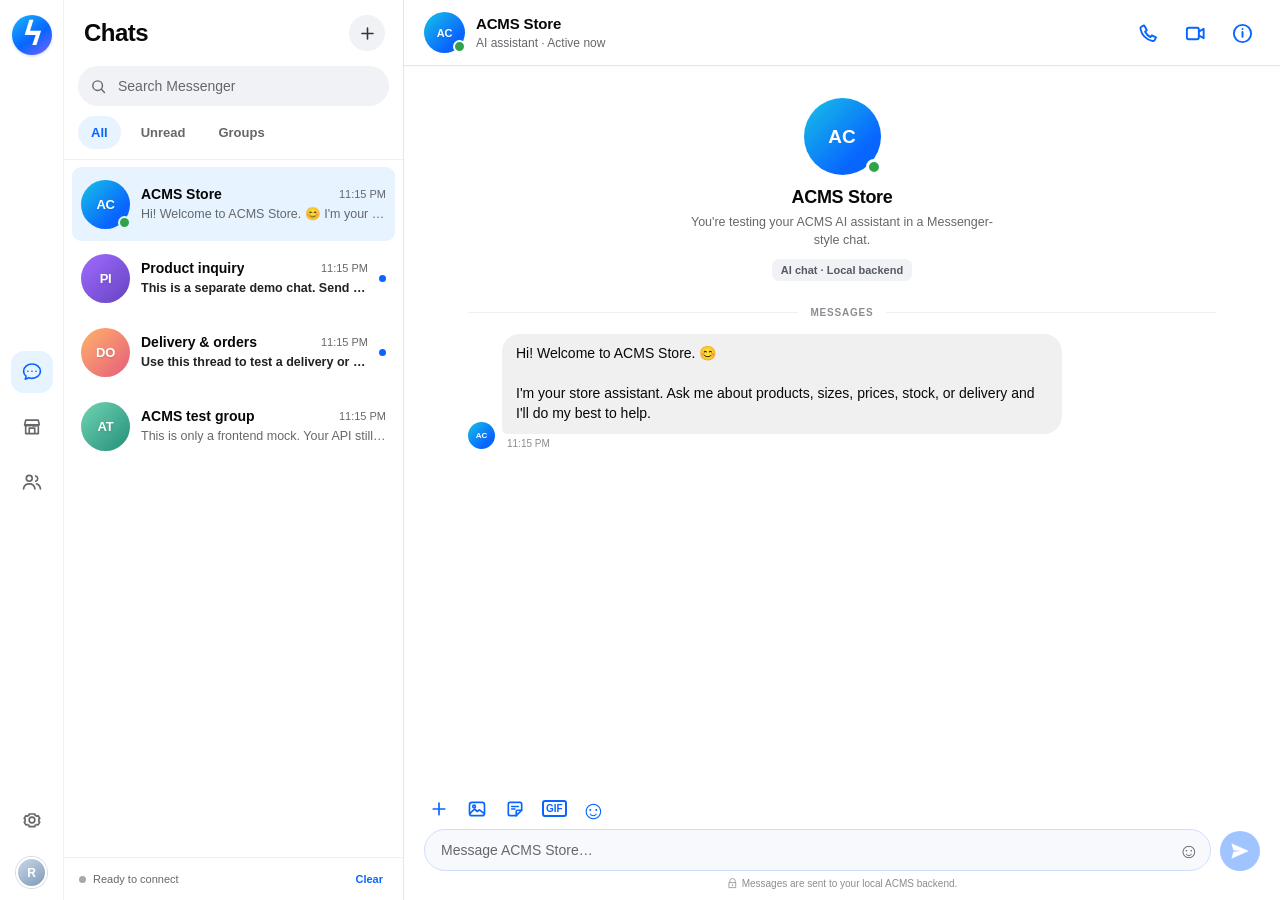
<file: messanger_demo/index.html>
<!doctype html>
<html lang="en">
<head>
  <meta charset="utf-8">
  <meta name="viewport" content="width=device-width, initial-scale=1">
  <meta name="theme-color" content="#ffffff">
  <title>ACMS Messenger Demo</title>
  <link rel="stylesheet" href="style.css">
</head>
<body>
  <main class="app-shell" id="appShell">
    <nav class="nav-rail" aria-label="Main navigation">
      <button class="brand-mark" type="button" aria-label="ACMS home" title="ACMS">
        <span class="brand-bolt">ϟ</span>
      </button>
      <div class="nav-rail-spacer"></div>
      <button class="rail-button active" type="button" aria-label="Chats" title="Chats">
        <svg viewBox="0 0 24 24" aria-hidden="true"><path d="M12 3.3c-5.1 0-9.2 3.5-9.2 7.8 0 2.1 1 4 2.7 5.4l-.8 3.4 3.8-1.7c1.1.4 2.3.7 3.5.7 5.1 0 9.2-3.5 9.2-7.8s-4.1-7.8-9.2-7.8Z"/><path class="icon-cutout" d="M7.5 11.2h.1m4.3 0h.1m4.3 0h.1"/></svg>
      </button>
      <button class="rail-button" type="button" aria-label="Marketplace demo" title="Marketplace demo" data-toast="Marketplace is outside this chat demo.">
        <svg viewBox="0 0 24 24" aria-hidden="true"><path d="M4 9.5h16l-1.2-5H5.2L4 9.5Z"/><path d="M5.1 9.5v9.8h13.8V9.5M9 19.3v-6h6v6"/><path d="M4.2 9.5c0 1.5 2.7 1.7 3.1 0 .4 1.7 3.3 1.7 3.7 0 .4 1.7 3.3 1.7 3.7 0 .4 1.7 3.1 1.5 3.1 0"/></svg>
      </button>
      <button class="rail-button" type="button" aria-label="People demo" title="People demo" data-toast="People is outside this chat demo.">
        <svg viewBox="0 0 24 24" aria-hidden="true"><circle cx="9" cy="8" r="3.2"/><path d="M2.8 19.5c.4-3.6 2.5-5.5 6.2-5.5s5.8 1.9 6.2 5.5M16 5.4a3 3 0 0 1 0 5.8m1 2.9c2.5.6 3.8 2.3 4.2 5.4"/></svg>
      </button>
      <div class="nav-rail-spacer"></div>
      <button class="rail-button bottom-rail-button" type="button" aria-label="Settings" title="Settings" data-toast="Settings are not connected in this mockup.">
        <svg viewBox="0 0 24 24" aria-hidden="true"><circle cx="12" cy="12" r="3.1"/><path d="m19.4 13.5 1.1.8-1.8 3.1-1.3-.6a7.8 7.8 0 0 1-2 .9l-.2 1.5H8.8l-.2-1.5a7.8 7.8 0 0 1-2-.9l-1.3.6-1.8-3.1 1.1-.8a7.3 7.3 0 0 1 0-2.3l-1.1-.8 1.8-3.1 1.3.6a7.8 7.8 0 0 1 2-.9l.2-1.5h6.4l.2 1.5a7.8 7.8 0 0 1 2 .9l1.3-.6 1.8 3.1-1.1.8a7.3 7.3 0 0 1 0 2.3Z"/></svg>
      </button>
      <div class="my-avatar" aria-label="Your profile">R</div>
    </nav>

    <aside class="chat-sidebar" id="chatSidebar" aria-label="Chats list">
      <div class="sidebar-topline">
        <h1>Chats</h1>
        <button class="round-action" id="newChatButton" type="button" title="New chat" aria-label="New chat">
          <svg viewBox="0 0 24 24" aria-hidden="true"><path d="M12 5v14M5 12h14"/></svg>
        </button>
      </div>
      <label class="search-box">
        <svg viewBox="0 0 24 24" aria-hidden="true"><circle cx="10.8" cy="10.8" r="6.8"/><path d="m16 16 4.4 4.4"/></svg>
        <input id="searchInput" type="search" placeholder="Search Messenger" autocomplete="off" aria-label="Search chats">
      </label>
      <div class="filter-tabs" aria-label="Chat filters">
        <button class="filter-tab selected" type="button" data-filter="all">All</button>
        <button class="filter-tab" type="button" data-filter="unread">Unread</button>
        <button class="filter-tab" type="button" data-filter="groups">Groups</button>
      </div>
      <div class="chat-list" id="chatList" role="listbox" aria-label="Recent conversations"></div>
      <div class="sidebar-footer">
        <span class="connection-dot unknown" id="connectionDot"></span>
        <span id="connectionLabel">Ready to connect</span>
        <button class="text-icon-button" id="clearChatButton" type="button" title="Clear current conversation">Clear</button>
      </div>
    </aside>

    <section class="conversation" aria-label="Conversation">
      <header class="conversation-header">
        <button class="mobile-back" id="mobileBackButton" type="button" aria-label="Back to chats">
          <svg viewBox="0 0 24 24" aria-hidden="true"><path d="m15 5-7 7 7 7"/></svg>
        </button>
        <div class="header-person">
          <div class="avatar avatar-store" id="headerAvatar"><span>AC</span><i class="online-dot"></i></div>
          <div class="header-person-copy">
            <h2 id="headerName">ACMS Store</h2>
            <p id="headerStatus">AI assistant · Active now</p>
          </div>
        </div>
        <div class="header-actions">
          <button class="header-action" type="button" aria-label="Voice call" title="Voice call (demo)" data-toast="Voice calls are not part of this text-chat demo.">
            <svg viewBox="0 0 24 24" aria-hidden="true"><path d="M7.3 3.6 4.7 4.8c-.9.4-1.3 1.4-1.1 2.4 1.4 6.3 6.3 11.2 12.6 12.6 1 .2 2-.2 2.4-1.1l1.2-2.6-4.3-2.2-1.5 1.8a13.6 13.6 0 0 1-5.6-5.6l1.8-1.5-2.2-4.3Z"/></svg>
          </button>
          <button class="header-action" type="button" aria-label="Video call" title="Video call (demo)" data-toast="Video calls are not part of this text-chat demo.">
            <svg viewBox="0 0 24 24" aria-hidden="true"><rect x="3" y="6" width="12.5" height="12" rx="2"/><path d="m15.5 10 5-3v10l-5-3"/></svg>
          </button>
          <button class="header-action info-action" id="infoButton" type="button" aria-label="Conversation information" title="Conversation information">
            <svg viewBox="0 0 24 24" aria-hidden="true"><circle cx="12" cy="12" r="9"/><path d="M12 10.5v5M12 7.3h.01"/></svg>
          </button>
        </div>
      </header>

      <div class="messages-wrap" id="messagesWrap">
        <div class="conversation-intro" id="conversationIntro">
          <div class="large-avatar avatar-store"><span>AC</span><i class="online-dot"></i></div>
          <h3>ACMS Store</h3>
          <p>You're testing your ACMS AI assistant in a Messenger-style chat.</p>
          <span class="profile-pill">AI chat · Local backend</span>
        </div>
        <div class="date-divider"><span>MESSAGES</span></div>
        <div class="message-list" id="messageList" aria-live="polite" aria-relevant="additions text"></div>
        <div class="typing-row hidden" id="typingRow" aria-label="ACMS is typing">
          <div class="mini-avatar avatar-store"><span>AC</span></div>
          <div class="typing-bubble"><i></i><i></i><i></i></div>
          <span class="typing-label">Typing</span>
        </div>
      </div>

      <div class="composer-area">
        <div class="composer-toolbar">
          <button class="composer-tool" type="button" aria-label="Attach a file" title="Attach file" data-toast="This endpoint accepts text only. File uploads are not connected.">
            <svg viewBox="0 0 24 24" aria-hidden="true"><path d="M12 5v14M5 12h14"/></svg>
          </button>
          <button class="composer-tool" type="button" aria-label="Send a photo" title="Photo" data-toast="Photo uploads are not connected. Your /chat endpoint accepts a message string.">
            <svg viewBox="0 0 24 24" aria-hidden="true"><rect x="3" y="4" width="18" height="16" rx="3"/><circle cx="8.5" cy="9" r="1.6"/><path d="m4 17 5-5 3.5 3 2.5-2 5 4"/></svg>
          </button>
          <button class="composer-tool" type="button" aria-label="Choose a sticker" title="Stickers" data-toast="Stickers are visual-only in this mockup.">
            <svg viewBox="0 0 24 24" aria-hidden="true"><path d="M20 13.5V6a2 2 0 0 0-2-2H6a2 2 0 0 0-2 2v12a2 2 0 0 0 2 2h7.5L20 13.5Z"/><path d="M13.5 20V15a1.5 1.5 0 0 1 1.5-1.5h5M8 9h8M8 12h4"/></svg>
          </button>
          <button class="composer-tool" type="button" aria-label="GIF" title="GIF" data-toast="GIF search is not connected in this mockup."><span class="gif-label">GIF</span></button>
          <button class="composer-tool" id="emojiButton" type="button" aria-label="Add emoji" title="Add emoji"><span class="emoji-face">☺</span></button>
        </div>
        <form class="composer" id="messageForm">
          <label class="message-input-wrap" for="messageInput">
            <textarea id="messageInput" rows="1" maxlength="4000" placeholder="Message ACMS Store…" aria-label="Type a message"></textarea>
            <button class="input-emoji" id="inputEmojiButton" type="button" aria-label="Insert smile emoji" title="Insert emoji">☺</button>
          </label>
          <button class="send-button" id="sendButton" type="submit" aria-label="Send message" title="Send message" disabled>
            <svg viewBox="0 0 24 24" aria-hidden="true"><path d="m3 20 18-8L3 4l2 7 9 1-9 1-2 7Z"/></svg>
          </button>
        </form>
        <p class="composer-footnote"><svg viewBox="0 0 24 24" aria-hidden="true"><path d="M6 10V7a6 6 0 0 1 12 0v3M5 10h14v11H5z"/><path d="M12 14v3"/></svg> Messages are sent to your local ACMS backend.</p>
      </div>
    </section>

    <aside class="details-panel hidden" id="detailsPanel" aria-label="Conversation details">
      <div class="details-heading"><h3>Details</h3><button class="round-action" id="closeDetailsButton" type="button" aria-label="Close details">×</button></div>
      <div class="details-profile"><div class="large-avatar avatar-store"><span>AC</span><i class="online-dot"></i></div><h3 id="detailsName">ACMS Store</h3><p>AI assistant · Local demo</p></div>
      <div class="details-section"><h4>Conversation info</h4><p>Messages are sent as JSON to <code>POST /chat</code>.</p><p>The API currently receives only the latest message text.</p></div>
      <div class="details-section"><h4>Backend status</h4><p id="detailsBackendStatus">Not checked yet. Send a message to test the connection.</p></div>
    </aside>
  </main>
  <div class="toast" id="toast" role="status" aria-live="polite"></div>
  <script src="script.js"></script>
</body>
</html>
</file>
<file: messanger_demo/style.css>
:root {
  color-scheme: light;
  --messenger-blue: #0866ff;
  --messenger-blue-hover: #0759df;
  --text: #080809;
  --muted: #65676b;
  --line: #e4e6eb;
  --soft: #f0f2f5;
  --panel: #ffffff;
  --sidebar-width: 340px;
  --rail-width: 64px;
  font-family: Inter, -apple-system, BlinkMacSystemFont, "Segoe UI", Helvetica, Arial, sans-serif;
}

* { box-sizing: border-box; }
html, body { height: 100%; margin: 0; }
body { color: var(--text); background: #fff; overflow: hidden; }
button, input, textarea { font: inherit; }
button { -webkit-tap-highlight-color: transparent; }
button:focus-visible, input:focus-visible, textarea:focus-visible { outline: 2px solid #6ea8ff; outline-offset: 2px; }

.app-shell { display: flex; width: 100%; height: 100dvh; min-height: 420px; background: var(--panel); }
.nav-rail { width: var(--rail-width); flex: 0 0 var(--rail-width); display: flex; flex-direction: column; align-items: center; gap: 13px; padding: 15px 0 12px; border-right: 1px solid #f0f0f0; background: #fff; z-index: 2; }
.brand-mark { width: 40px; height: 40px; border: 0; border-radius: 50%; cursor: pointer; color: #fff; background: linear-gradient(145deg, #19b7ff, #0866ff 55%, #7b61ff); box-shadow: 0 1px 3px #0866ff3b; display: grid; place-items: center; }
.brand-bolt { font-family: Arial, sans-serif; font-size: 31px; font-weight: 800; line-height: 1; transform: translateY(-1px); }
.nav-rail-spacer { flex: 1; min-height: 16px; }
.rail-button { height: 42px; width: 42px; display: grid; place-items: center; border: 0; border-radius: 13px; background: transparent; color: #65676b; cursor: pointer; position: relative; transition: background .15s ease, color .15s ease; }
.rail-button:hover { background: #f0f2f5; color: #1c1e21; }
.rail-button.active { background: #e7f3ff; color: var(--messenger-blue); }
.rail-button svg { width: 22px; height: 22px; fill: none; stroke: currentColor; stroke-width: 1.8; stroke-linecap: round; stroke-linejoin: round; }
.rail-button:first-of-type svg { fill: currentColor; stroke: currentColor; }
.rail-button:first-of-type .icon-cutout { fill: none; stroke: #e7f3ff; stroke-width: 2.5; }
.my-avatar { width: 31px; height: 31px; display: grid; place-items: center; background: linear-gradient(145deg, #c8d7e9, #7e9ab8); color: #fff; border: 2px solid white; border-radius: 50%; font-size: 12px; font-weight: 700; box-shadow: 0 0 0 1px #d7dbe1; margin-top: 3px; }

.chat-sidebar { width: var(--sidebar-width); flex: 0 0 var(--sidebar-width); min-width: 0; display: flex; flex-direction: column; background: #fff; border-right: 1px solid var(--line); }
.sidebar-topline { height: 66px; display: flex; align-items: center; justify-content: space-between; padding: 0 18px 0 20px; }
.sidebar-topline h1 { font-size: 24px; letter-spacing: -.55px; font-weight: 750; margin: 0; }
.round-action { border: 0; width: 36px; height: 36px; border-radius: 50%; background: var(--soft); color: #34363a; display: grid; place-items: center; cursor: pointer; font-size: 23px; line-height: 1; transition: background .15s ease; }
.round-action:hover { background: #e4e6eb; }
.round-action svg { width: 19px; height: 19px; fill: none; stroke: currentColor; stroke-width: 2; stroke-linecap: round; }
.search-box { height: 40px; margin: 0 14px 10px; padding: 0 12px; display: flex; align-items: center; gap: 9px; background: var(--soft); border-radius: 21px; color: #65676b; }
.search-box svg { width: 17px; height: 17px; flex: 0 0 auto; fill: none; stroke: currentColor; stroke-width: 2; stroke-linecap: round; }
.search-box input { width: 100%; border: 0; outline: 0; background: transparent; color: var(--text); font-size: 14px; min-width: 0; }
.search-box input::placeholder { color: #65676b; }
.search-box:focus-within { box-shadow: 0 0 0 2px #cfe2ff; }
.filter-tabs { display: flex; align-items: center; gap: 7px; padding: 0 14px 10px; border-bottom: 1px solid #f0f0f0; }
.filter-tab { border: 0; border-radius: 18px; height: 33px; padding: 0 13px; color: #65676b; background: transparent; font-size: 13px; font-weight: 600; cursor: pointer; }
.filter-tab:hover { background: #f5f6f7; }
.filter-tab.selected { color: var(--messenger-blue); background: #e7f3ff; }
.chat-list { flex: 1; overflow-y: auto; padding: 7px 8px 10px; }
.chat-row { display: flex; align-items: center; width: 100%; min-height: 74px; padding: 10px 9px; gap: 11px; border: 0; border-radius: 9px; text-align: left; background: transparent; cursor: pointer; color: inherit; }
.chat-row:hover { background: #f5f6f7; }
.chat-row.active { background: #e7f3ff; }
.avatar { width: 49px; height: 49px; flex: 0 0 49px; border-radius: 50%; display: grid; place-items: center; position: relative; overflow: visible; color: white; font-weight: 750; font-size: 13px; letter-spacing: -.3px; }
.avatar-store { background: linear-gradient(135deg, #17c3e6, #0866ff 72%); }
.avatar-purple { background: linear-gradient(135deg, #a06bff, #6543c1); }
.avatar-coral { background: linear-gradient(135deg, #ffb36b, #e65c7b); }
.avatar-green { background: linear-gradient(135deg, #70d5b2, #238e79); }
.avatar-photo { background: linear-gradient(135deg, #dfb3a0, #946d72); }
.avatar-initial { background: linear-gradient(135deg, #9fb4cf, #647e9e); }
.avatar span { text-shadow: 0 1px 2px #0002; }
.online-dot { position: absolute; right: -1px; bottom: 0; width: 13px; height: 13px; border: 2px solid #fff; background: #31a24c; border-radius: 50%; }
.chat-row.active .online-dot { border-color: #e7f3ff; }
.chat-row-copy { min-width: 0; flex: 1; display: flex; flex-direction: column; gap: 4px; }
.chat-row-top { display: flex; align-items: center; justify-content: space-between; gap: 6px; }
.chat-row-name { font-size: 14px; font-weight: 650; overflow: hidden; white-space: nowrap; text-overflow: ellipsis; }
.chat-row-time { color: #65676b; font-size: 11px; white-space: nowrap; }
.chat-row-preview { max-width: 100%; color: #65676b; font-size: 12.5px; line-height: 1.35; overflow: hidden; white-space: nowrap; text-overflow: ellipsis; }
.chat-row.active .chat-row-name { color: #050505; }
.chat-row.unread .chat-row-name { font-weight: 750; }
.chat-row.unread .chat-row-preview { color: #222; font-weight: 600; }
.unread-dot { width: 7px; height: 7px; flex: 0 0 7px; border-radius: 50%; background: var(--messenger-blue); }
.no-search-results { color: #65676b; font-size: 13px; line-height: 1.5; padding: 25px 15px; text-align: center; }
.sidebar-footer { min-height: 43px; padding: 0 15px; border-top: 1px solid #f0f0f0; display: flex; align-items: center; gap: 7px; color: #65676b; font-size: 11px; }
.connection-dot { width: 7px; height: 7px; flex: 0 0 7px; border-radius: 50%; background: #31a24c; }
.connection-dot.offline { background: #e74c3c; }
.connection-dot.unknown { background: #a6a8ab; }
.text-icon-button { margin-left: auto; border: 0; color: var(--messenger-blue); background: transparent; font-size: 11px; font-weight: 650; cursor: pointer; padding: 5px; }
.text-icon-button:hover { text-decoration: underline; }

.conversation { flex: 1 1 auto; min-width: 0; display: flex; flex-direction: column; background: #fff; position: relative; }
.conversation-header { height: 66px; flex: 0 0 66px; padding: 0 20px; border-bottom: 1px solid #e4e6eb; display: flex; align-items: center; justify-content: space-between; background: #fff; z-index: 1; box-shadow: 0 1px 2px #00000005; }
.header-person { display: flex; align-items: center; gap: 11px; min-width: 0; }
.header-person .avatar { width: 41px; height: 41px; flex-basis: 41px; font-size: 11px; }
.header-person-copy { min-width: 0; }
.header-person-copy h2 { margin: 0 0 4px; font-size: 15px; letter-spacing: -.15px; font-weight: 700; white-space: nowrap; overflow: hidden; text-overflow: ellipsis; }
.header-person-copy p { margin: 0; color: #65676b; font-size: 12px; white-space: nowrap; }
.header-actions { display: flex; align-items: center; gap: 11px; margin-left: 15px; }
.header-action { border: 0; width: 36px; height: 36px; padding: 7px; display: grid; place-items: center; border-radius: 50%; color: var(--messenger-blue); background: transparent; cursor: pointer; }
.header-action:hover { background: #f0f2f5; }
.header-action svg { width: 23px; height: 23px; fill: none; stroke: currentColor; stroke-width: 2; stroke-linecap: round; stroke-linejoin: round; }
.mobile-back { display: none; border: 0; background: transparent; color: var(--messenger-blue); padding: 4px; cursor: pointer; }
.mobile-back svg { width: 23px; height: 23px; fill: none; stroke: currentColor; stroke-width: 2.3; stroke-linecap: round; stroke-linejoin: round; }

.messages-wrap { flex: 1 1 auto; min-height: 0; overflow-y: auto; display: flex; flex-direction: column; padding: 24px clamp(18px, 5vw, 70px) 15px; scroll-behavior: smooth; }
.conversation-intro { display: flex; flex-direction: column; align-items: center; text-align: center; padding: 8px 15px 26px; }
.large-avatar { width: 77px; height: 77px; flex: 0 0 77px; border-radius: 50%; position: relative; display: grid; place-items: center; color: #fff; font-weight: 800; font-size: 19px; background: linear-gradient(135deg, #17c3e6, #0866ff 72%); }
.large-avatar .online-dot { width: 16px; height: 16px; border-width: 3px; }
.conversation-intro h3 { margin: 12px 0 5px; font-size: 18px; font-weight: 750; letter-spacing: -.3px; }
.conversation-intro p { margin: 0; max-width: 320px; color: #65676b; line-height: 1.45; font-size: 12.5px; }
.profile-pill { margin-top: 10px; padding: 5px 9px; border-radius: 7px; background: #f0f2f5; color: #565960; font-size: 11px; font-weight: 600; }
.date-divider { display: flex; align-items: center; gap: 12px; margin: 0 0 16px; color: #8a8d91; font-size: 10px; font-weight: 700; letter-spacing: .8px; }
.date-divider::before, .date-divider::after { content: ""; height: 1px; background: #eff0f2; flex: 1; }
.message-list { display: flex; flex-direction: column; gap: 7px; }
.message-row { display: flex; align-items: flex-end; gap: 7px; width: 100%; animation: message-in .18s ease-out; }
.message-row.user { justify-content: flex-end; }
.message-row.assistant { justify-content: flex-start; }
.message-row.system { justify-content: center; }
.message-row.error { justify-content: flex-start; }
.mini-avatar { width: 27px; height: 27px; flex: 0 0 27px; border-radius: 50%; display: grid; place-items: center; color: #fff; font-size: 8px; font-weight: 800; background: linear-gradient(135deg, #17c3e6, #0866ff 72%); }
.message-content { min-width: 0; max-width: min(76%, 560px); display: flex; flex-direction: column; gap: 4px; }
.message-row.user .message-content { align-items: flex-end; }
.message-bubble { min-width: 0; padding: 10px 14px; border-radius: 18px; font-size: 14px; line-height: 1.42; overflow-wrap: anywhere; white-space: pre-wrap; }
.message-row.assistant .message-bubble { background: #f0f0f0; color: #080809; border-bottom-left-radius: 5px; }
.message-row.user .message-bubble { background: var(--messenger-blue); color: #fff; border-bottom-right-radius: 5px; }
.message-row.error .message-bubble { background: #fff0f0; color: #a32424; border: 1px solid #ffd4d4; border-bottom-left-radius: 5px; }
.message-row.system .message-bubble { padding: 6px 10px; color: #65676b; background: #f7f7f8; font-size: 11px; border-radius: 9px; }
.message-meta { color: #8a8d91; font-size: 10px; padding: 0 5px; }
.message-row.user .message-meta { text-align: right; }
.typing-row { display: flex; align-items: center; gap: 8px; padding-top: 11px; }
.typing-bubble { height: 32px; min-width: 52px; border-radius: 18px; border-bottom-left-radius: 5px; background: #f0f0f0; display: flex; align-items: center; justify-content: center; gap: 4px; padding: 0 12px; }
.typing-bubble i { display: block; width: 5px; height: 5px; border-radius: 50%; background: #85878b; animation: typing-bounce 1s infinite ease-in-out; }
.typing-bubble i:nth-child(2) { animation-delay: .12s; }
.typing-bubble i:nth-child(3) { animation-delay: .24s; }
.typing-label { color: #8a8d91; font-size: 10px; }
.hidden { display: none !important; }

.composer-area { padding: 6px 20px 11px; background: #fff; flex: 0 0 auto; }
.composer-toolbar { max-width: 900px; margin: 0 auto 6px; display: flex; align-items: center; gap: 9px; }
.composer-tool { width: 29px; height: 29px; padding: 4px; border: 0; border-radius: 50%; color: var(--messenger-blue); background: transparent; cursor: pointer; display: grid; place-items: center; }
.composer-tool:hover { background: #f0f2f5; }
.composer-tool svg { width: 20px; height: 20px; stroke: currentColor; fill: none; stroke-width: 2; stroke-linecap: round; stroke-linejoin: round; }
.gif-label { font-size: 10px; font-weight: 800; border: 2px solid currentColor; border-radius: 3px; padding: 0 2px; line-height: 13px; }
.emoji-face { font-family: Arial, sans-serif; font-size: 26px; line-height: 1; font-weight: 500; transform: translateY(-1px); }
.composer { display: flex; align-items: flex-end; gap: 9px; max-width: 900px; margin: 0 auto; }
.message-input-wrap { display: flex; align-items: flex-end; min-width: 0; flex: 1; background: #f0f2f5; border-radius: 22px; padding: 8px 8px 8px 16px; border: 1px solid transparent; transition: border-color .15s ease, background .15s ease; }
.message-input-wrap:focus-within { border-color: #cfe0ff; background: #f7f9fc; }
.message-input-wrap textarea { display: block; width: 100%; max-height: 130px; min-height: 20px; resize: none; outline: 0; border: 0; padding: 2px 0; color: #080809; background: transparent; line-height: 1.35; font-size: 14px; overflow-y: auto; }
.message-input-wrap textarea::placeholder { color: #65676b; }
.input-emoji { height: 24px; width: 26px; flex: 0 0 26px; border: 0; padding: 0; background: transparent; color: #65676b; font-size: 21px; line-height: 1; cursor: pointer; }
.input-emoji:hover { color: var(--messenger-blue); }
.send-button { width: 40px; height: 40px; flex: 0 0 40px; border: 0; border-radius: 50%; color: white; background: var(--messenger-blue); display: grid; place-items: center; cursor: pointer; transition: background .15s, opacity .15s, transform .15s; }
.send-button:hover:not(:disabled) { background: var(--messenger-blue-hover); transform: translateY(-1px); }
.send-button:disabled { cursor: default; opacity: .38; }
.send-button svg { width: 22px; height: 22px; fill: currentColor; stroke: currentColor; stroke-width: .5; stroke-linejoin: round; }
.composer-footnote { max-width: 900px; margin: 7px auto 0; display: flex; align-items: center; justify-content: center; gap: 4px; color: #8a8d91; font-size: 10px; }
.composer-footnote svg { width: 11px; height: 11px; fill: none; stroke: currentColor; stroke-width: 1.7; stroke-linecap: round; stroke-linejoin: round; }

.details-panel { width: 285px; flex: 0 0 285px; border-left: 1px solid var(--line); display: flex; flex-direction: column; background: white; overflow-y: auto; }
.details-heading { height: 66px; flex: 0 0 66px; padding: 0 14px 0 19px; display: flex; align-items: center; justify-content: space-between; border-bottom: 1px solid #e4e6eb; }
.details-heading h3 { font-size: 16px; margin: 0; }
.details-profile { display: flex; align-items: center; flex-direction: column; padding: 25px 15px 24px; text-align: center; border-bottom: 1px solid #f0f0f0; }
.details-profile .large-avatar { width: 63px; height: 63px; flex-basis: 63px; font-size: 15px; }
.details-profile h3 { margin: 11px 0 4px; font-size: 15px; }
.details-profile p { margin: 0; font-size: 12px; color: #65676b; }
.details-section { padding: 18px 18px; border-bottom: 1px solid #f0f0f0; }
.details-section h4 { margin: 0 0 9px; font-size: 13px; }
.details-section p { margin: 0 0 9px; color: #65676b; line-height: 1.5; font-size: 12px; }
.details-section code { color: #303846; font-size: 11px; background: #f0f2f5; padding: 2px 4px; border-radius: 4px; }
.secondary-button { border: 0; border-radius: 7px; padding: 8px 10px; color: #0866ff; background: #e7f3ff; font-size: 12px; font-weight: 650; cursor: pointer; }
.secondary-button:hover { background: #d7eaff; }
.toast { position: fixed; left: 50%; bottom: 29px; z-index: 10; transform: translate(-50%, 12px); opacity: 0; pointer-events: none; max-width: min(90vw, 500px); padding: 11px 15px; border-radius: 10px; background: #242526; color: #fff; font-size: 13px; box-shadow: 0 5px 22px #0002; transition: opacity .18s, transform .18s; }
.toast.show { opacity: 1; transform: translate(-50%, 0); }

@keyframes message-in { from { opacity: 0; transform: translateY(4px); } to { opacity: 1; transform: translateY(0); } }
@keyframes typing-bounce { 0%, 60%, 100% { transform: translateY(0); opacity: .55; } 30% { transform: translateY(-3px); opacity: 1; } }

@media (max-width: 1080px) {
  .details-panel { display: none; }
  .messages-wrap { padding-left: clamp(18px, 4vw, 48px); padding-right: clamp(18px, 4vw, 48px); }
}
@media (max-width: 760px) {
  .nav-rail { display: none; }
  .chat-sidebar { width: 300px; flex-basis: 300px; }
  .conversation-header { padding: 0 13px; }
  .header-actions { gap: 2px; }
  .messages-wrap { padding: 20px 14px 12px; }
  .composer-area { padding: 5px 12px 9px; }
  .conversation-intro { padding-bottom: 20px; }
}
@media (max-width: 560px) {
  .app-shell { position: relative; min-height: 360px; }
  .chat-sidebar { width: 100%; flex-basis: 100%; border-right: 0; }
  .conversation { display: none; }
  .app-shell.show-conversation .chat-sidebar { display: none; }
  .app-shell.show-conversation .conversation { display: flex; width: 100%; }
  .mobile-back { display: block; margin-right: 5px; }
  .conversation-header { height: 60px; flex-basis: 60px; padding: 0 9px; }
  .header-person { gap: 8px; }
  .header-person .avatar { width: 37px; height: 37px; flex-basis: 37px; }
  .header-person-copy h2 { max-width: 130px; font-size: 14px; }
  .header-person-copy p { font-size: 11px; }
  .header-actions { gap: 0; margin-left: 5px; }
  .header-action { width: 31px; height: 34px; padding: 5px; }
  .header-action svg { width: 20px; height: 20px; }
  .messages-wrap { padding: 16px 12px 10px; }
  .message-content { max-width: 84%; }
  .composer-toolbar { gap: 5px; }
  .composer-tool { width: 27px; height: 27px; }
  .composer-footnote { font-size: 9px; }
}
@media (prefers-reduced-motion: reduce) {
  *, *::before, *::after { scroll-behavior: auto !important; animation-duration: .01ms !important; animation-iteration-count: 1 !important; transition-duration: .01ms !important; }
}
</file>
